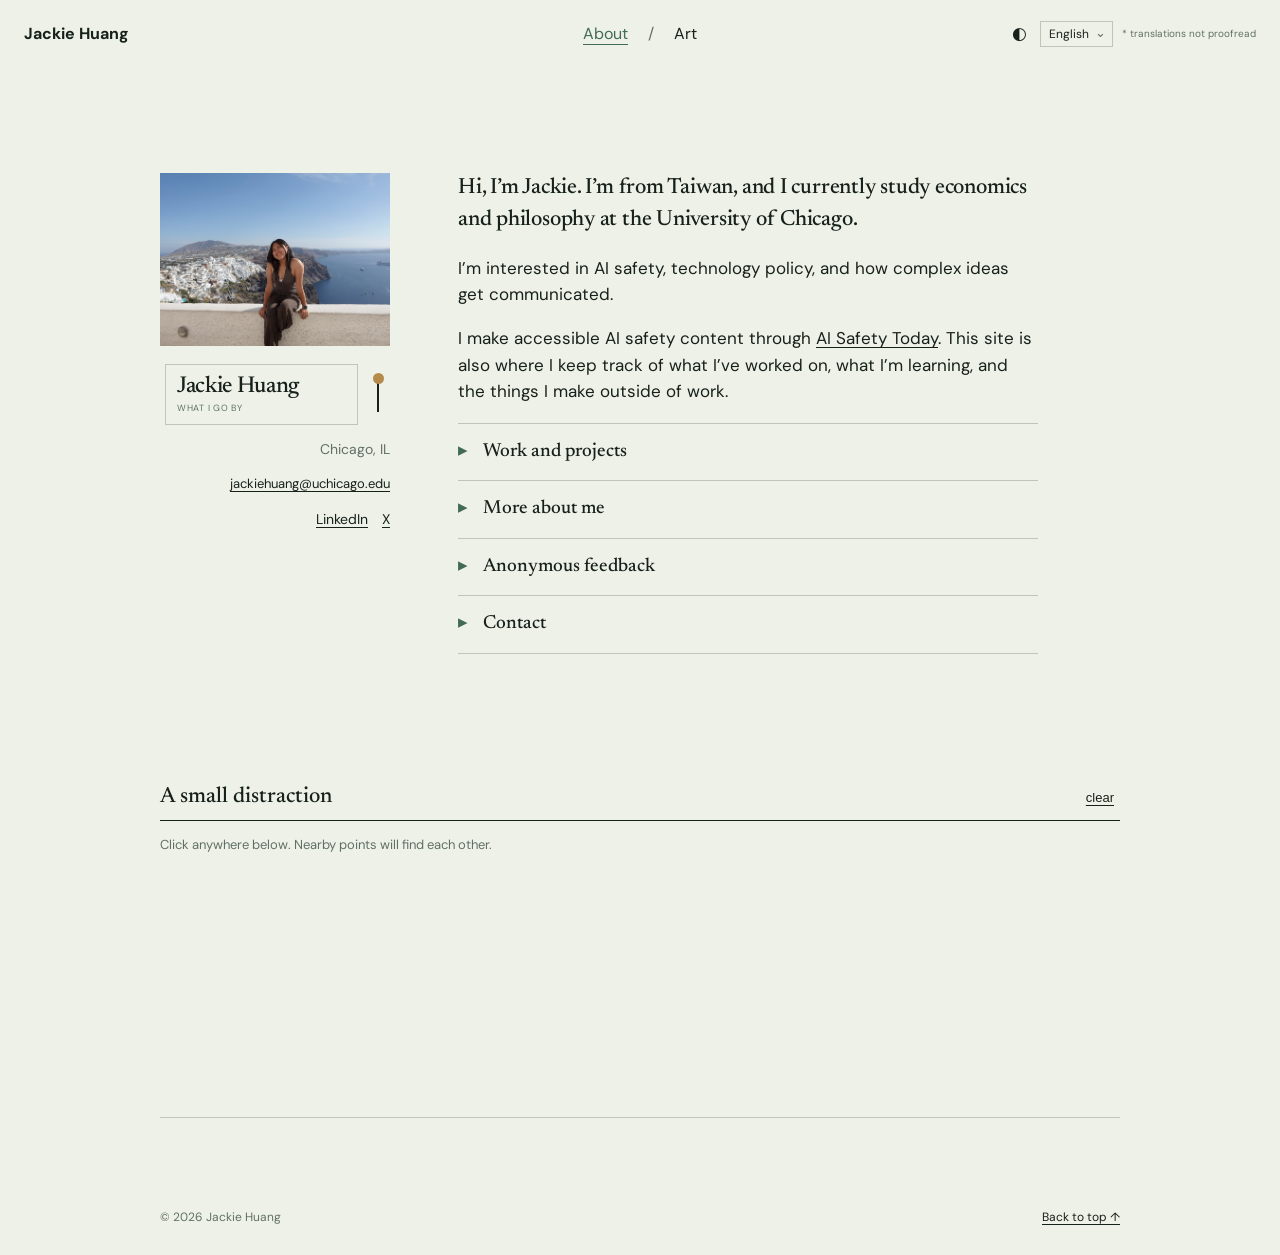
<file: index.html>
<!doctype html>
<html lang="en">
<head>
  <meta charset="utf-8">
  <meta name="viewport" content="width=device-width, initial-scale=1">
  <meta name="description" content="Jackie Huang — economics, philosophy, AI safety, policy, and art.">
  <meta name="theme-color" content="#EEF1E8">
  <title>Jackie Huang</title>
  <link rel="icon" href="assets/favicon.svg" type="image/svg+xml">
  <link rel="stylesheet" href="styles.css?v=20261103-1">
</head>
<body>
  <header class="topbar">
    <a class="name" href="#top">Jackie Huang</a>
    <nav aria-label="Main navigation">
      <a href="index.html" aria-current="page" data-i18n="navWork">About</a><span>/</span>
      <a href="art.html" data-i18n="navArt">Art</a>
    </nav>
    <div class="header-tools">
      <button id="theme-toggle" type="button" aria-label="Toggle dark mode">◐</button>
      <label class="language-picker">
        <span class="sr-only">Language</span>
        <span class="select-shell">
          <select id="language-select" aria-label="Language">
            <option value="en">English</option>
            <option value="zh-TW">繁體中文 *</option>
            <option value="fr">Français *</option>
            <option value="he">עברית *</option>
          </select>
        </span>
        <small data-i18n="translationNote">* translations not proofread</small>
      </label>
    </div>
  </header>

  <main id="top">
    <section class="intro">
      <aside class="profile">
        <img src="assets/jackie-santorini.jpeg" alt="Jackie Huang in Santorini">
        <div class="name-machine" aria-label="My three names">
          <div class="name-window" aria-live="polite">
            <strong id="slot-name">Jackie Huang</strong>
            <span id="slot-label">what I go by</span>
          </div>
          <button id="name-lever" type="button" aria-label="Pull the lever to show another name"><i></i><b></b></button>
        </div>
        <p data-i18n="location">Chicago, IL</p>
        <a href="mailto:jackiehuang@uchicago.edu">jackiehuang@uchicago.edu</a>
        <div class="small-links">
          <a href="https://www.linkedin.com/in/jacqueline-huang-3184392b7" target="_blank" rel="noreferrer">LinkedIn</a>
          <a href="https://x.com/jackie_huang" target="_blank" rel="noreferrer">X</a>
        </div>
      </aside>

      <div class="bio">
        <p data-i18n="intro">Hi, I’m Jackie. I’m from Taiwan, and I currently study economics and philosophy at the University of Chicago.</p>
        <p data-i18n="interests">I’m interested in AI safety, technology policy, and how complex ideas get communicated.</p>
        <p data-i18n-html="safetyIntro">I make accessible AI safety content through <a href="https://www.instagram.com/aisafety_today/" target="_blank" rel="noreferrer">AI Safety Today</a>. This site is also where I keep track of what I’ve worked on, what I’m learning, and the things I make outside of work.</p>

        <details id="work">
          <summary data-i18n="workTitle">Work and projects</summary>
          <div class="detail-body">
            <p><span class="work-title" data-i18n="xlabRole">Generalist Organizer, UChicago XLab AI Safety Group</span><br><span data-i18n="xlabDescription">Supporting AI safety programming and community at UChicago.</span></p>
            <p><span class="work-title" data-i18n="agiRole">Researcher, AGI Geopolitical Threat Modeling, UChicago XLab AI Safety Group</span><br><span data-i18n="agiDescription">Developing technically grounded scenarios for how advanced AI could reshape geopolitical conflict, with a focus on Taiwan and U.S.–China competition.</span></p>
            <p><a href="https://www.instagram.com/aisafety_today/" target="_blank" rel="noreferrer">AI Safety Today ↗</a><br><span data-i18n="aisDescription">Short, source-grounded explanations of AI safety and policy.</span></p>
            <p><a href="https://substack.com/@imnotmarceline" target="_blank" rel="noreferrer"><span data-i18n="writing">Writing</span> ↗</a><br><span data-i18n="writingDescription">Essays and notes on AI safety and life in general (inchoate as of yet).</span></p>
            <p class="placeholder" data-i18n="moreProjects">More research, roles, and projects will go here.</p>
          </div>
        </details>

        <details id="more">
          <summary data-i18n="moreTitle">More about me</summary>
          <div class="detail-body">
            <p data-i18n="moreText">I’m currently learning Hebrew. I previously studied French. I also like traveling, museums, baking, and making art.</p>
            <p data-i18n-html="reading">Currently reading: <cite>Never Let Me Go</cite> by Kazuo Ishiguro and <cite>Brave New World</cite> by Aldous Huxley.</p>
          </div>
        </details>

        <details id="feedback">
          <summary data-i18n="feedbackTitle">Anonymous feedback</summary>
          <form class="feedback-form" action="https://formsubmit.co/jackiehuang0104@gmail.com" method="POST">
            <input type="hidden" name="_subject" value="Anonymous feedback from jackiehuang0104.github.io">
            <input type="hidden" name="_next" value="https://jackiehuang0104.github.io/?feedback=sent#feedback">
            <input type="text" name="_honey" class="honeypot" tabindex="-1" autocomplete="off">
            <label for="feedback-message" data-i18n="feedbackPrompt">What should I know?</label>
            <textarea id="feedback-message" name="message" rows="4" required data-i18n-placeholder="feedbackPlaceholder" placeholder="Leave a thought, suggestion, or correction."></textarea>
            <div class="feedback-actions">
              <span data-i18n="feedbackPrivacy">No name or email requested.</span>
              <button type="submit" data-i18n="feedbackSend">Send anonymously ↗</button>
            </div>
          </form>
        </details>

        <details>
          <summary data-i18n="contact">Contact</summary>
          <div class="detail-body contact-list">
            <a href="https://calendly.com/jackiehuang0104/30min" target="_blank" rel="noreferrer" data-i18n="calendly">Book a 30-minute chat ↗</a>
            <a href="mailto:jackiehuang@uchicago.edu">jackiehuang@uchicago.edu</a>
            <a href="mailto:jackiehuang0104@gmail.com">jackiehuang0104@gmail.com</a>
            <a href="tel:+18723699548">+1 872 369 9548</a>
          </div>
        </details>
      </div>
    </section>

    <section class="play" aria-labelledby="play-title">
      <div class="section-line"><h2 id="play-title" data-i18n="distraction">A small distraction</h2><button id="clear-canvas" type="button" data-i18n="clear">clear</button></div>
      <p data-i18n="canvasHint">Click anywhere below. Nearby points will find each other.</p>
      <canvas id="constellation" aria-label="Interactive canvas. Click to add points that connect to nearby points."></canvas>
    </section>
  </main>

  <footer><span>© <span id="year"></span> Jackie Huang</span><a href="#top"><span data-i18n="backToTop">Back to top</span> ↑</a></footer>
  <script src="script.js?v=20261102-1"></script>
</body>
</html>
</file>
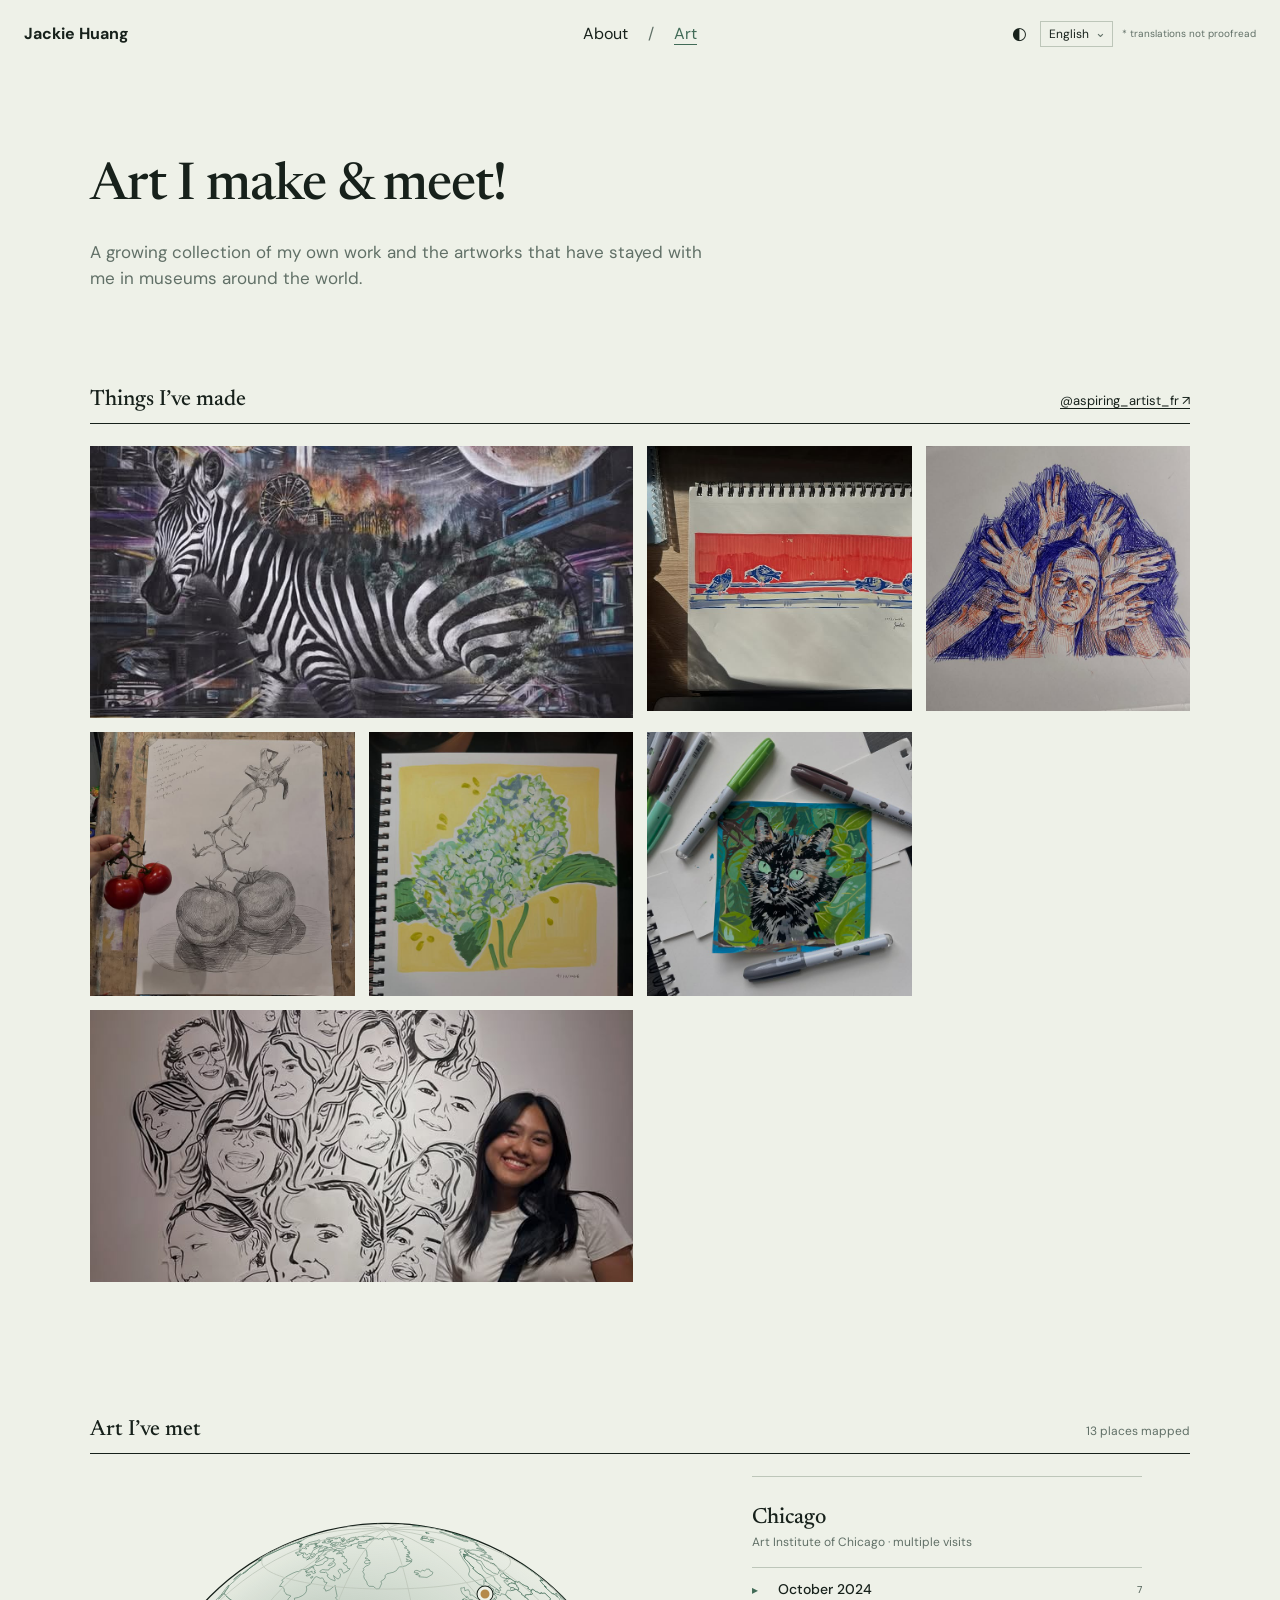
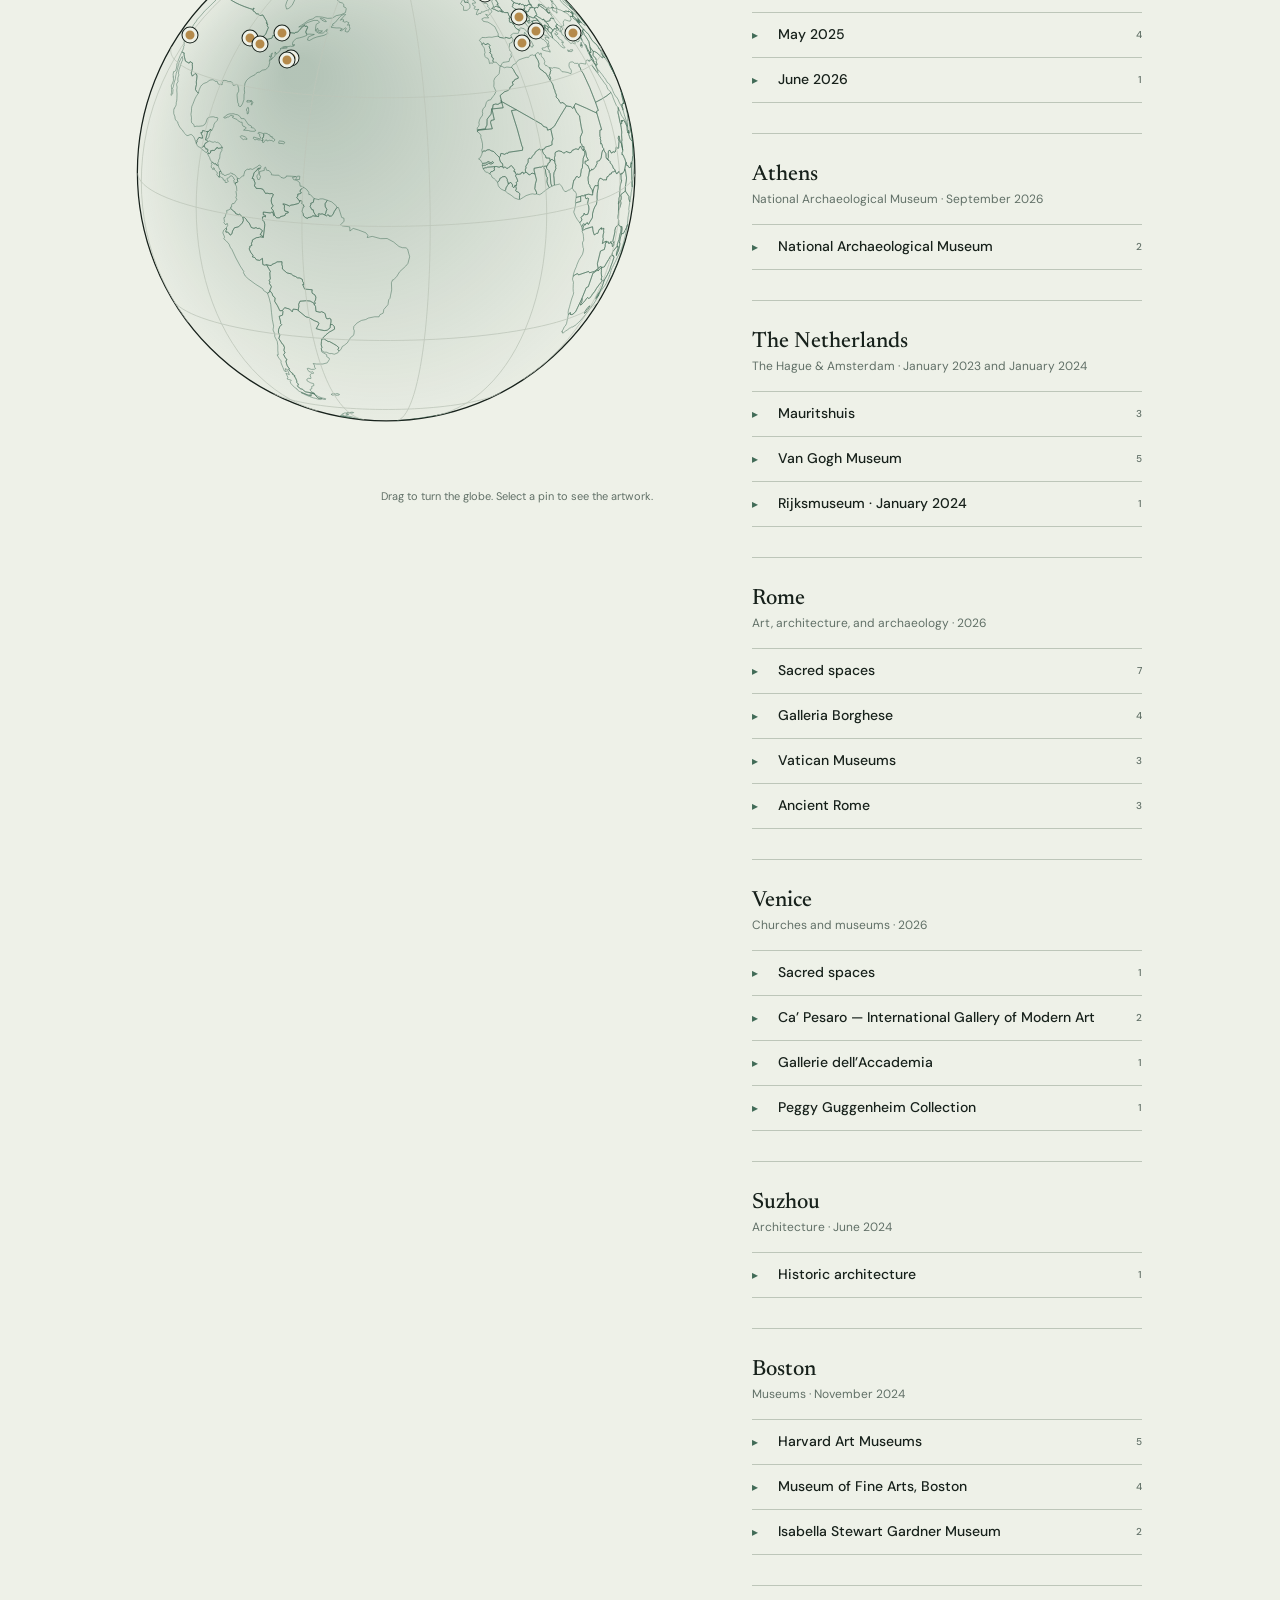
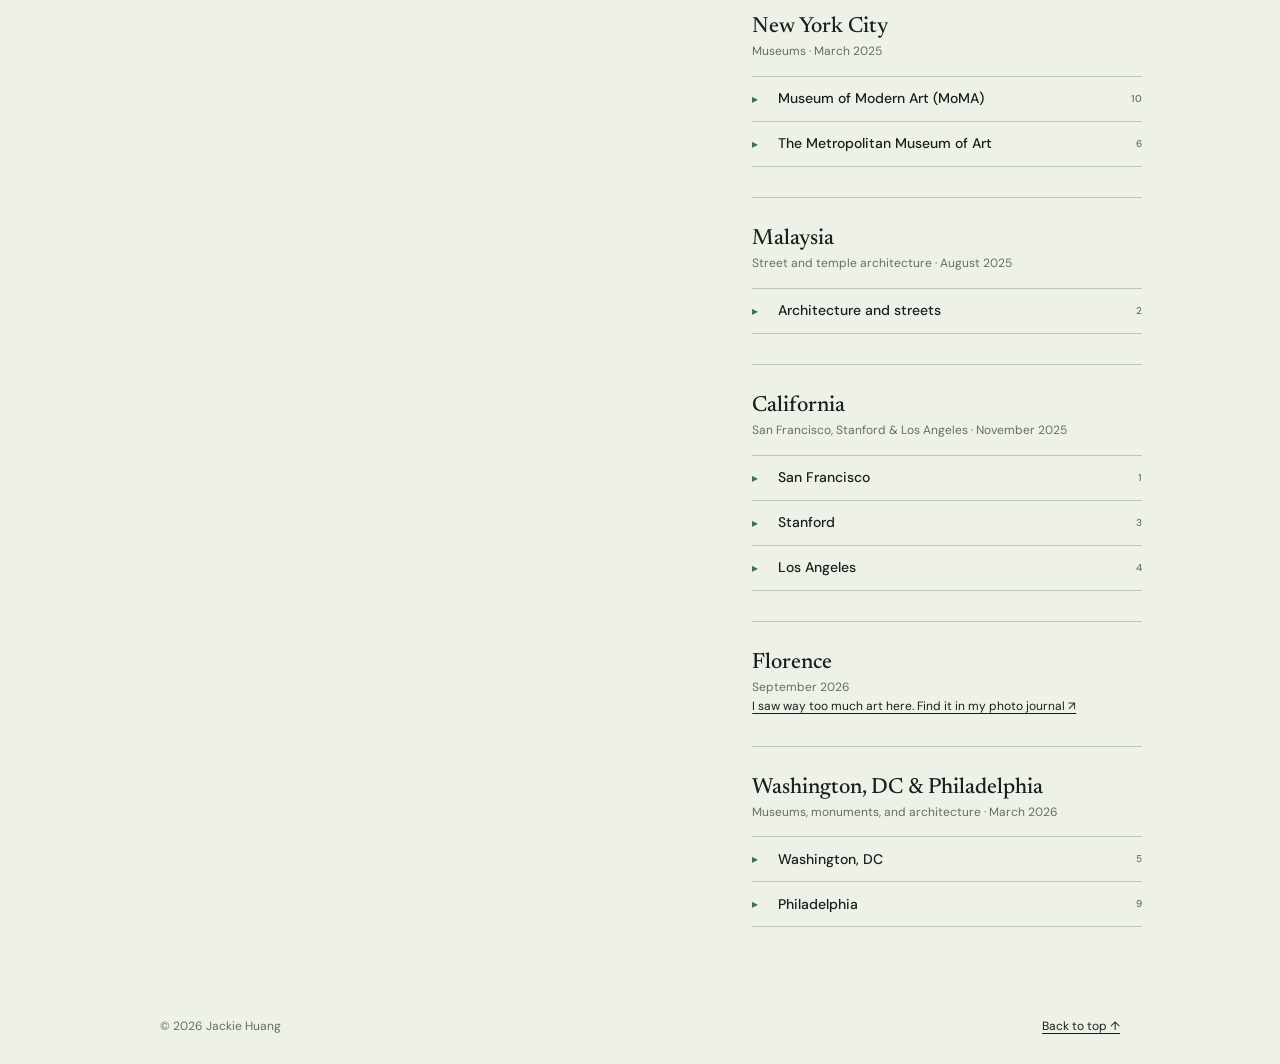
<file: art.html>
<!doctype html>
<html lang="en">
<head>
  <meta charset="utf-8">
  <meta name="viewport" content="width=device-width, initial-scale=1">
  <meta name="description" content="Art made and encountered by Jackie Huang.">
  <meta name="theme-color" content="#EEF1E8">
  <title>Art — Jackie Huang</title>
  <link rel="icon" href="assets/favicon.svg" type="image/svg+xml">
  <link rel="stylesheet" href="styles.css?v=20261103-1">
</head>
<body class="art-page">
  <header class="topbar">
    <a class="name" href="index.html">Jackie Huang</a>
    <nav aria-label="Main navigation" data-i18n-aria="mainNavigation">
      <a href="index.html" data-i18n="navWork">About</a><span>/</span>
      <a href="art.html" aria-current="page" data-i18n="navArt">Art</a>
    </nav>
    <div class="header-tools">
      <button id="theme-toggle" type="button" aria-label="Toggle dark mode" data-i18n-aria="themeToggle">◐</button>
      <label class="language-picker">
        <span class="sr-only" data-i18n="language">Language</span>
        <span class="select-shell">
          <select id="language-select" aria-label="Language" data-i18n-aria="language">
            <option value="en">English</option>
            <option value="zh-TW">繁體中文 *</option>
            <option value="fr">Français *</option>
            <option value="he">עברית *</option>
          </select>
        </span>
        <small data-i18n="translationNote">* translations not proofread</small>
      </label>
    </div>
  </header>

  <main id="top" class="art-main">
    <section class="art-intro">
      <h1 data-i18n="pageTitle">Art I make &amp; meet!</h1>
      <p data-i18n="pageIntro">A growing collection of my own work and the artworks that have stayed with me in museums around the world.</p>
    </section>

    <section class="art-section" aria-labelledby="my-art-title">
      <div class="section-line"><h2 id="my-art-title" data-i18n="myArt">Things I’ve made</h2><a href="https://www.instagram.com/aspiring_artist_fr/" target="_blank" rel="noreferrer">@aspiring_artist_fr ↗</a></div>
      <div class="art-grid">
        <figure class="wide"><img src="assets/art-zebra.jpg" alt="Mixed-media artwork of a zebra in a surreal landscape" data-i18n-alt="altZebra" loading="lazy"></figure>
        <figure><img src="assets/art-birds.jpg" alt="Red and blue marker drawing of birds" data-i18n-alt="altBirds" loading="lazy"></figure>
        <figure><img src="assets/art-hands.jpg" alt="Blue and orange ink portrait surrounded by hands" data-i18n-alt="altHands" loading="lazy"></figure>
        <figure><img src="assets/art-tomatoes.jpg" alt="Pencil still life study of tomatoes" data-i18n-alt="altTomatoes" loading="lazy"></figure>
        <figure><img src="assets/art-hydrangea.jpg" alt="Green hydrangea illustration on yellow" data-i18n-alt="altHydrangea" loading="lazy"></figure>
        <figure><img src="assets/art-cat.jpg" alt="Marker portrait of a tortoiseshell cat" data-i18n-alt="altCat" loading="lazy"></figure>
        <figure><img src="assets/art-wall.jpg" alt="Jackie standing beside a large wall drawing of faces" data-i18n-alt="altWall" loading="lazy"></figure>
      </div>
    </section>

    <section class="museum-section" aria-labelledby="museum-title">
      <div class="section-line"><h2 id="museum-title" data-i18n="museumTitle">Art I’ve met</h2><span data-i18n="museumCounter">13 places mapped</span></div>
      <div class="globe-layout">
        <div class="globe-wrap">
          <canvas id="museum-globe" width="640" height="640" aria-label="An interactive rotating globe for artworks seen around the world" data-i18n-aria="globeLabel"></canvas>
          <button class="globe-pin" id="chicago-pin" type="button" aria-label="View the artwork seen in Chicago" data-i18n-aria="chicagoPin"></button>
          <button class="globe-pin" id="athens-pin" type="button" aria-label="View the museum visit in Athens" data-i18n-aria="athensPin"></button>
          <button class="globe-pin" id="rome-pin" type="button" aria-label="View art and architecture seen in Rome" data-i18n-aria="romePin"></button>
          <button class="globe-pin" id="venice-pin" type="button" aria-label="View art and architecture seen in Venice" data-i18n-aria="venicePin"></button>
          <button class="globe-pin" id="netherlands-pin" type="button" aria-label="View artworks seen in the Netherlands" data-i18n-aria="netherlandsPin"></button>
          <button class="globe-pin" id="suzhou-pin" type="button" aria-label="View architecture seen in Suzhou" data-i18n-aria="suzhouPin"></button>
          <button class="globe-pin" id="boston-pin" type="button" aria-label="View artworks seen in Boston" data-i18n-aria="bostonPin"></button>
          <button class="globe-pin" id="new-york-pin" type="button" aria-label="View artworks seen at MoMA in New York" data-i18n-aria="newYorkPin"></button>
          <button class="globe-pin" id="malaysia-pin" type="button" aria-label="View architecture seen in Malaysia" data-i18n-aria="malaysiaPin"></button>
          <button class="globe-pin" id="california-pin" type="button" aria-label="View art and architecture seen in California" data-i18n-aria="californiaPin"></button>
          <button class="globe-pin" id="dc-pin" type="button" aria-label="View art and landmarks seen in Washington, DC" data-i18n-aria="dcPin"></button>
          <button class="globe-pin" id="philadelphia-pin" type="button" aria-label="View artworks seen in Philadelphia" data-i18n-aria="philadelphiaPin"></button>
          <button class="globe-pin" id="florence-pin" type="button" aria-label="View the Florence photo journal" data-i18n-aria="florencePin"></button>
          <p class="globe-instruction" data-i18n="globeInstruction">Drag to turn the globe.</p>
        </div>
        <div class="museum-copy" aria-live="polite">
          <article class="museum-card travel-card" id="chicago-art-entry">
            <div><h3 data-i18n="chicagoTitle">Chicago</h3><p data-i18n="chicagoVisit">Art Institute of Chicago · multiple visits</p></div>
            <details class="travel-category">
              <summary><span data-i18n="october2024">October 2024</span><small>7</small></summary>
              <div class="travel-grid">
                <img src="assets/chicago-aic-relief-october-2024.jpeg" alt="Artwork at the Art Institute of Chicago" data-i18n-alt="altAic" loading="lazy">
                <img src="assets/chicago-aic-great-wave-october-2024.jpeg" alt="Artwork at the Art Institute of Chicago" data-i18n-alt="altAic" loading="lazy">
                <img src="assets/chicago-aic-nighthawks-october-2024.jpeg" alt="Artwork at the Art Institute of Chicago" data-i18n-alt="altAic" loading="lazy">
                <img src="assets/chicago-aic-american-gothic-october-2024.jpeg" alt="Artwork at the Art Institute of Chicago" data-i18n-alt="altAic" loading="lazy">
                <img src="assets/chicago-aic-child-bath-october-2024.jpeg" alt="Artwork at the Art Institute of Chicago" data-i18n-alt="altAic" loading="lazy">
                <img src="assets/chicago-aic-la-grande-jatte-october-2024.jpeg" alt="Artwork at the Art Institute of Chicago" data-i18n-alt="altAic" loading="lazy">
                <img src="assets/chicago-aic-piano-october-2024.jpeg" alt="Artwork at the Art Institute of Chicago" data-i18n-alt="altAic" loading="lazy">
              </div>
            </details>
            <details class="travel-category">
              <summary><span data-i18n="may2025">May 2025</span><small>4</small></summary>
              <div class="travel-grid">
                <img src="assets/chicago-aic-frida-may-2025.jpeg" alt="Artwork at the Art Institute of Chicago" data-i18n-alt="altAic" loading="lazy">
                <img src="assets/chicago-aic-warhol-may-2025.jpeg" alt="Artwork at the Art Institute of Chicago" data-i18n-alt="altAic" loading="lazy">
                <img src="assets/chicago-aic-dogs-may-2025.jpeg" alt="Artwork at the Art Institute of Chicago" data-i18n-alt="altAic" loading="lazy">
                <img src="assets/chicago-aic-frida-painting-may-2025.jpeg" alt="Artwork at the Art Institute of Chicago" data-i18n-alt="altAic" loading="lazy">
              </div>
            </details>
            <details class="travel-category">
              <summary><span data-i18n="june2026">June 2026</span><small>1</small></summary>
              <div class="travel-grid single"><img src="assets/aic-the-kiss-june-2026.jpeg" alt="The Kiss displayed at the Art Institute of Chicago" data-i18n-alt="altTheKiss" loading="lazy"></div>
            </details>
          </article>
          <article class="museum-card travel-card" id="athens-art-entry">
            <div><h3 data-i18n="athensTitle">Athens</h3><p data-i18n="athensVisit">National Archaeological Museum · September 2026</p></div>
            <details class="travel-category">
              <summary><span data-i18n="athensGallery">National Archaeological Museum</span><small>2</small></summary>
              <div class="travel-grid">
                <img src="assets/athens-national-archaeological-museum-september-2026.jpeg" alt="A sculpture gallery at the National Archaeological Museum in Athens" data-i18n-alt="altAthensGallery" loading="lazy">
                <img src="assets/athens-national-archaeological-museum-mural-september-2026.jpeg" alt="A large decorative artwork at the National Archaeological Museum in Athens" data-i18n-alt="altAthensArtwork" loading="lazy">
              </div>
            </details>
          </article>
          <article class="museum-card travel-card" id="netherlands-art-entry">
            <div>
              <h3 data-i18n="netherlandsTitle">The Netherlands</h3>
              <p data-i18n="netherlandsVisit">The Hague &amp; Amsterdam · January 2023 and January 2024</p>
            </div>
            <details class="travel-category">
              <summary><span>Mauritshuis</span><small>3</small></summary>
              <div class="travel-grid">
                <img src="assets/netherlands-mauritshuis-girl-pearl-earring-2023.jpeg" alt="Girl with a Pearl Earring at the Mauritshuis" data-i18n-alt="altMauritshuis" loading="lazy">
                <img src="assets/netherlands-mauritshuis-gallery-2023.jpeg" alt="Gallery interior at the Mauritshuis" data-i18n-alt="altMauritshuis" loading="lazy">
                <img src="assets/netherlands-mauritshuis-goldfinch-2023.jpeg" alt="The Goldfinch at the Mauritshuis" data-i18n-alt="altMauritshuis" loading="lazy">
              </div>
            </details>
            <details class="travel-category">
              <summary><span data-i18n="vanGoghMuseum">Van Gogh Museum</span><small>5</small></summary>
              <div class="travel-grid">
                <img src="assets/netherlands-van-gogh-self-portrait-2023.jpeg" alt="Self-Portrait with Grey Felt Hat at the Van Gogh Museum" data-i18n-alt="altVanGoghMuseum" loading="lazy">
                <img src="assets/netherlands-van-gogh-bedroom-2023.jpeg" alt="The Bedroom at the Van Gogh Museum" data-i18n-alt="altVanGoghMuseum" loading="lazy">
                <img src="assets/netherlands-van-gogh-sunflowers-2023.jpeg" alt="Sunflowers at the Van Gogh Museum" data-i18n-alt="altVanGoghMuseum" loading="lazy">
                <img src="assets/netherlands-van-gogh-yellow-house-2023.jpeg" alt="The Yellow House at the Van Gogh Museum" data-i18n-alt="altVanGoghMuseum" loading="lazy">
                <img src="assets/netherlands-van-gogh-almond-blossom-2023.jpeg" alt="Almond Blossom at the Van Gogh Museum" data-i18n-alt="altVanGoghMuseum" loading="lazy">
              </div>
            </details>
            <details class="travel-category">
              <summary><span data-i18n="rijksmuseumVisit">Rijksmuseum · January 2024</span><small>1</small></summary>
              <div class="travel-grid single">
                <img src="assets/netherlands-rijksmuseum-milkmaid-january-2024.jpeg" alt="The Milkmaid by Johannes Vermeer at the Rijksmuseum" data-i18n-alt="altRijksmuseum" loading="lazy">
              </div>
            </details>
          </article>
          <article class="museum-card travel-card" id="rome-art-entry">
            <div>
              <h3 data-i18n="romeTitle">Rome</h3>
              <p data-i18n="romeVisit">Art, architecture, and archaeology · 2026</p>
            </div>
            <details class="travel-category">
              <summary><span data-i18n="romeSacred">Sacred spaces</span><small>7</small></summary>
              <div class="travel-grid">
                <img src="assets/rome-sacred-dome-2026.jpeg" alt="Sacred art and architecture in Rome" data-i18n-alt="altRomeSacred" loading="lazy">
                <img src="assets/rome-st-peters-view-2026.jpeg" alt="Sacred art and architecture in Rome" data-i18n-alt="altRomeSacred" loading="lazy">
                <img src="assets/rome-pieta-2026.jpeg" alt="Sacred art and architecture in Rome" data-i18n-alt="altRomeSacred" loading="lazy">
                <img src="assets/rome-ecstasy-saint-teresa-2026.jpeg" alt="Sacred art and architecture in Rome" data-i18n-alt="altRomeSacred" loading="lazy">
                <img src="assets/rome-pantheon-2026.jpeg" alt="Sacred art and architecture in Rome" data-i18n-alt="altRomeSacred" loading="lazy">
                <img src="assets/rome-baroque-ceiling-2026.jpeg" alt="Sacred art and architecture in Rome" data-i18n-alt="altRomeSacred" loading="lazy">
                <img src="assets/rome-caravaggio-church-2026.jpeg" alt="Sacred art and architecture in Rome" data-i18n-alt="altRomeSacred" loading="lazy">
              </div>
            </details>
            <details class="travel-category">
              <summary><span data-i18n="romeBorghese">Galleria Borghese</span><small>4</small></summary>
              <div class="travel-grid">
                <img src="assets/rome-apollo-daphne-2026.jpeg" alt="Sculpture at the Galleria Borghese" data-i18n-alt="altRomeBorghese" loading="lazy">
                <img src="assets/rome-bernini-david-2026.jpeg" alt="Sculpture at the Galleria Borghese" data-i18n-alt="altRomeBorghese" loading="lazy">
                <img src="assets/rome-gallery-installation-2026.jpeg" alt="Gallery at the Galleria Borghese" data-i18n-alt="altRomeBorghese" loading="lazy">
                <img src="assets/rome-rape-proserpina-2026.jpeg" alt="Sculpture at the Galleria Borghese" data-i18n-alt="altRomeBorghese" loading="lazy">
              </div>
            </details>
            <details class="travel-category">
              <summary><span data-i18n="romeMuseums">Vatican Museums</span><small>3</small></summary>
              <div class="travel-grid">
                <img src="assets/rome-museum-display-2026.jpeg" alt="Art and displays in the Vatican Museums" data-i18n-alt="altRomeMuseums" loading="lazy">
                <img src="assets/rome-sartorio-painting-2026.jpeg" alt="Art and displays in the Vatican Museums" data-i18n-alt="altRomeMuseums" loading="lazy">
                <img src="assets/rome-drawing-2026.jpeg" alt="Art and displays in the Vatican Museums" data-i18n-alt="altRomeMuseums" loading="lazy">
              </div>
            </details>
            <details class="travel-category">
              <summary><span data-i18n="romeAncient">Ancient Rome</span><small>3</small></summary>
              <div class="travel-grid">
                <img src="assets/rome-capitoline-wolf-2026.jpeg" alt="Ancient Roman sites and objects" data-i18n-alt="altRomeAncient" loading="lazy">
                <img src="assets/rome-ancient-sarcophagus-2026.jpeg" alt="Ancient Roman sites and objects" data-i18n-alt="altRomeAncient" loading="lazy">
                <img src="assets/rome-colosseum-2026.jpeg" alt="Ancient Roman sites and objects" data-i18n-alt="altRomeAncient" loading="lazy">
              </div>
            </details>
          </article>
          <article class="museum-card travel-card" id="venice-art-entry">
            <div>
              <h3 data-i18n="veniceTitle">Venice</h3>
              <p data-i18n="veniceVisit">Churches and museums · 2026</p>
            </div>
            <details class="travel-category">
              <summary><span data-i18n="veniceSacred">Sacred spaces</span><small>1</small></summary>
              <div class="travel-grid single"><img src="assets/venice-sacred-space-2026.jpeg" alt="A sacred interior in Venice" data-i18n-alt="altVeniceSacred" loading="lazy"></div>
            </details>
            <details class="travel-category">
              <summary><span data-i18n="caPesaro">Ca’ Pesaro — International Gallery of Modern Art</span><small>2</small></summary>
              <div class="travel-grid">
                <img src="assets/venice-ca-pesaro-runners-2026.jpeg" alt="Art at Ca’ Pesaro’s International Gallery of Modern Art" data-i18n-alt="altCaPesaro" loading="lazy">
                <img src="assets/venice-ca-pesaro-gallery-2026.jpeg" alt="Art at Ca’ Pesaro’s International Gallery of Modern Art" data-i18n-alt="altCaPesaro" loading="lazy">
              </div>
            </details>
            <details class="travel-category">
              <summary><span>Gallerie dell’Accademia</span><small>1</small></summary>
              <div class="travel-grid single"><img src="assets/venice-accademia-gallery-2026.jpeg" alt="A gallery at the Gallerie dell’Accademia in Venice" data-i18n-alt="altAccademia" loading="lazy"></div>
            </details>
            <details class="travel-category">
              <summary><span>Peggy Guggenheim Collection</span><small>1</small></summary>
              <div class="travel-grid single"><img src="assets/venice-guggenheim-gallery-2026.jpeg" alt="A gallery at the Peggy Guggenheim Collection in Venice" data-i18n-alt="altGuggenheim" loading="lazy"></div>
            </details>
          </article>
          <article class="museum-card travel-card" id="suzhou-art-entry">
            <div><h3 data-i18n="suzhouTitle">Suzhou</h3><p data-i18n="suzhouVisit">Architecture · June 2024</p></div>
            <details class="travel-category">
              <summary><span data-i18n="suzhouArchitecture">Historic architecture</span><small>1</small></summary>
              <div class="travel-grid single"><img src="assets/suzhou-pagoda-june-2024.jpeg" alt="Historic pagoda in Suzhou" data-i18n-alt="altSuzhou" loading="lazy"></div>
            </details>
          </article>
          <article class="museum-card travel-card" id="boston-art-entry">
            <div><h3 data-i18n="bostonTitle">Boston</h3><p data-i18n="bostonVisit">Museums · November 2024</p></div>
            <details class="travel-category">
              <summary><span>Harvard Art Museums</span><small>5</small></summary>
              <div class="travel-grid">
                <img src="assets/boston-harvard-drawing-november-2024.jpeg" alt="Artwork at Harvard Art Museums" data-i18n-alt="altHarvard" loading="lazy">
                <img src="assets/boston-harvard-dali-november-2024.jpeg" alt="Artwork at Harvard Art Museums" data-i18n-alt="altHarvard" loading="lazy">
                <img src="assets/boston-harvard-monet-november-2024.jpeg" alt="Artwork at Harvard Art Museums" data-i18n-alt="altHarvard" loading="lazy">
                <img src="assets/boston-harvard-klimt-november-2024.jpeg" alt="Artwork at Harvard Art Museums" data-i18n-alt="altHarvard" loading="lazy">
                <img src="assets/boston-harvard-marc-november-2024.jpeg" alt="Artwork at Harvard Art Museums" data-i18n-alt="altHarvard" loading="lazy">
              </div>
            </details>
            <details class="travel-category">
              <summary><span data-i18n="mfaBoston">Museum of Fine Arts, Boston</span><small>4</small></summary>
              <div class="travel-grid">
                <img src="assets/boston-mfa-course-empire-november-2024.jpeg" alt="Artwork at the Museum of Fine Arts, Boston" data-i18n-alt="altMfaBoston" loading="lazy">
                <img src="assets/boston-mfa-dance-bougival-november-2024.jpeg" alt="Artwork at the Museum of Fine Arts, Boston" data-i18n-alt="altMfaBoston" loading="lazy">
                <img src="assets/boston-mfa-turner-november-2024.jpeg" alt="Artwork at the Museum of Fine Arts, Boston" data-i18n-alt="altMfaBoston" loading="lazy">
                <img src="assets/boston-mfa-egyptian-november-2024.jpeg" alt="Artwork at the Museum of Fine Arts, Boston" data-i18n-alt="altMfaBoston" loading="lazy">
              </div>
            </details>
            <details class="travel-category">
              <summary><span>Isabella Stewart Gardner Museum</span><small>2</small></summary>
              <div class="travel-grid">
                <img src="assets/boston-gardner-courtyard-november-2024.jpeg" alt="Courtyard at the Isabella Stewart Gardner Museum" data-i18n-alt="altGardner" loading="lazy">
                <img src="assets/boston-gardner-gallery-november-2024.jpeg" alt="Gallery at the Isabella Stewart Gardner Museum" data-i18n-alt="altGardner" loading="lazy">
              </div>
            </details>
          </article>
          <article class="museum-card travel-card" id="new-york-art-entry">
            <div><h3 data-i18n="newYorkTitle">New York City</h3><p data-i18n="newYorkVisit">Museums · March 2025</p></div>
            <details class="travel-category">
              <summary><span data-i18n="moma">Museum of Modern Art (MoMA)</span><small>10</small></summary>
              <div class="travel-grid">
                <img src="assets/nyc-moma-fur-teacup-march-2025.jpeg" alt="Artwork at the Museum of Modern Art in New York" data-i18n-alt="altMoma" loading="lazy">
                <img src="assets/nyc-moma-matisse-march-2025.jpeg" alt="Artwork at the Museum of Modern Art in New York" data-i18n-alt="altMoma" loading="lazy">
                <img src="assets/nyc-moma-klimt-park-march-2025.jpeg" alt="Artwork at the Museum of Modern Art in New York" data-i18n-alt="altMoma" loading="lazy">
                <img src="assets/nyc-moma-klimt-hope-march-2025.jpeg" alt="Artwork at the Museum of Modern Art in New York" data-i18n-alt="altMoma" loading="lazy">
                <img src="assets/nyc-moma-picasso-demoiselles-march-2025.jpeg" alt="Artwork at the Museum of Modern Art in New York" data-i18n-alt="altMoma" loading="lazy">
                <img src="assets/nyc-moma-picasso-musicians-march-2025.jpeg" alt="Artwork at the Museum of Modern Art in New York" data-i18n-alt="altMoma" loading="lazy">
                <img src="assets/nyc-moma-monet-water-lilies-march-2025.jpeg" alt="Artwork at the Museum of Modern Art in New York" data-i18n-alt="altMoma" loading="lazy">
                <img src="assets/nyc-moma-starry-night-march-2025.jpeg" alt="Artwork at the Museum of Modern Art in New York" data-i18n-alt="altMoma" loading="lazy">
                <img src="assets/nyc-moma-matisse-red-studio-march-2025.jpeg" alt="Artwork at the Museum of Modern Art in New York" data-i18n-alt="altMoma" loading="lazy">
                <img src="assets/nyc-moma-cubism-march-2025.jpeg" alt="Artwork at the Museum of Modern Art in New York" data-i18n-alt="altMoma" loading="lazy">
              </div>
            </details>
            <details class="travel-category">
              <summary><span data-i18n="metMuseum">The Metropolitan Museum of Art</span><small>6</small></summary>
              <div class="travel-grid">
                <img src="assets/nyc-met-wanderer-march-2025.jpeg" alt="Artwork at the Metropolitan Museum of Art" data-i18n-alt="altMet" loading="lazy">
                <img src="assets/nyc-met-sculpture-march-2025.jpeg" alt="Sculpture at the Metropolitan Museum of Art" data-i18n-alt="altMet" loading="lazy">
                <img src="assets/nyc-met-swimmer-march-2025.jpeg" alt="Artwork at the Metropolitan Museum of Art" data-i18n-alt="altMet" loading="lazy">
                <img src="assets/nyc-met-monet-march-2025.jpeg" alt="Paintings at the Metropolitan Museum of Art" data-i18n-alt="altMet" loading="lazy">
                <img src="assets/nyc-met-landscape-march-2025.jpeg" alt="Artwork at the Metropolitan Museum of Art" data-i18n-alt="altMet" loading="lazy">
                <img src="assets/nyc-met-sculptor-studio-march-2025.jpeg" alt="Artwork at the Metropolitan Museum of Art" data-i18n-alt="altMet" loading="lazy">
              </div>
            </details>
          </article>
          <article class="museum-card travel-card" id="malaysia-art-entry">
            <div><h3 data-i18n="malaysiaTitle">Malaysia</h3><p data-i18n="malaysiaVisit">Street and temple architecture · August 2025</p></div>
            <details class="travel-category">
              <summary><span data-i18n="malaysiaArchitecture">Architecture and streets</span><small>2</small></summary>
              <div class="travel-grid">
                <img src="assets/malaysia-umbrella-street-august-2025.jpeg" alt="Colorful umbrella-covered street in Malaysia" data-i18n-alt="altMalaysia" loading="lazy">
                <img src="assets/malaysia-temple-august-2025.jpeg" alt="Chinese temple architecture in Malaysia" data-i18n-alt="altMalaysia" loading="lazy">
              </div>
            </details>
          </article>
          <article class="museum-card travel-card" id="california-art-entry">
            <div><h3 data-i18n="californiaTitle">California</h3><p data-i18n="californiaVisit">San Francisco, Stanford &amp; Los Angeles · November 2025</p></div>
            <details class="travel-category">
              <summary><span data-i18n="sanFrancisco">San Francisco</span><small>1</small></summary>
              <div class="travel-grid">
                <img src="assets/california-sf-palace-fine-arts-november-2025.jpeg" alt="Palace of Fine Arts in San Francisco" data-i18n-alt="altSanFrancisco" loading="lazy">
              </div>
            </details>
            <details class="travel-category">
              <summary><span>Stanford</span><small>3</small></summary>
              <div class="travel-grid">
                <img src="assets/california-stanford-rodin-november-2025.jpeg" alt="Rodin sculpture at Stanford" data-i18n-alt="altStanford" loading="lazy">
                <img src="assets/california-stanford-burghers-november-2025.jpeg" alt="Rodin sculptures at Stanford" data-i18n-alt="altStanford" loading="lazy">
                <img src="assets/california-stanford-church-november-2025.jpeg" alt="Stanford Memorial Church interior" data-i18n-alt="altStanford" loading="lazy">
              </div>
            </details>
            <details class="travel-category">
              <summary><span data-i18n="losAngeles">Los Angeles</span><small>4</small></summary>
              <div class="travel-grid">
                <img src="assets/california-la-getty-el-greco-november-2025.jpeg" alt="El Greco painting at the Getty Museum in Los Angeles" data-i18n-alt="altLosAngeles" loading="lazy">
                <img src="assets/california-la-film-rose-november-2025.jpeg" alt="Film artifact displayed in Los Angeles" data-i18n-alt="altLosAngeles" loading="lazy">
                <img src="assets/california-la-getty-spring-november-2025.jpeg" alt="Painting displayed in Los Angeles" data-i18n-alt="altLosAngeles" loading="lazy">
                <img src="assets/california-la-getty-irises-november-2025.jpeg" alt="Painting displayed in Los Angeles" data-i18n-alt="altLosAngeles" loading="lazy">
              </div>
            </details>
          </article>
          <article class="museum-card travel-card" id="florence-art-entry">
            <div>
              <h3 data-i18n="florenceTitle">Florence</h3>
              <p data-i18n="florenceDate">September 2026</p>
              <p><a href="https://imnotmarceline.substack.com/p/firenze-photo-journal" target="_blank" rel="noreferrer" data-i18n="florenceLink">I saw way too much art here. Find it in my photo journal ↗</a></p>
            </div>
          </article>
          <article class="museum-card travel-card" id="dc-philly-art-entry">
            <div><h3 data-i18n="dcPhillyTitle">Washington, DC &amp; Philadelphia</h3><p data-i18n="dcPhillyVisit">Museums, monuments, and architecture · March 2026</p></div>
            <details class="travel-category">
              <summary><span data-i18n="washingtonDc">Washington, DC</span><small>5</small></summary>
              <div class="travel-grid">
                <img src="assets/dc-national-mall-march-2026.jpeg" alt="National Mall in Washington, DC" data-i18n-alt="altDc" loading="lazy">
                <img src="assets/dc-national-archives-march-2026.jpeg" alt="United States Constitution at the National Archives" data-i18n-alt="altDc" loading="lazy">
                <img src="assets/dc-modern-water-glasses-march-2026.jpeg" alt="Artwork displayed in Washington, DC" data-i18n-alt="altDc" loading="lazy">
                <img src="assets/dc-modern-abstract-march-2026.jpeg" alt="Artwork displayed in Washington, DC" data-i18n-alt="altDc" loading="lazy">
                <img src="assets/dc-monet-march-2026.jpeg" alt="Painting displayed in Washington, DC" data-i18n-alt="altDc" loading="lazy">
              </div>
            </details>
            <details class="travel-category">
              <summary><span data-i18n="philadelphia">Philadelphia</span><small>9</small></summary>
              <div class="travel-grid">
                <img src="assets/philly-architecture-detail-march-2026.jpeg" alt="Architectural detail in Philadelphia" data-i18n-alt="altPhiladelphia" loading="lazy">
                <img src="assets/philly-battle-painting-march-2026.jpeg" alt="Artwork displayed in Philadelphia" data-i18n-alt="altPhiladelphia" loading="lazy">
                <img src="assets/philly-hamilton-portrait-march-2026.jpeg" alt="Portrait displayed in Philadelphia" data-i18n-alt="altPhiladelphia" loading="lazy">
                <img src="assets/philly-landscape-march-2026.jpeg" alt="Painting displayed in Philadelphia" data-i18n-alt="altPhiladelphia" loading="lazy">
                <img src="assets/philly-four-panels-march-2026.jpeg" alt="Artwork displayed in Philadelphia" data-i18n-alt="altPhiladelphia" loading="lazy">
                <img src="assets/philly-kandinsky-march-2026.jpeg" alt="Artwork displayed in Philadelphia" data-i18n-alt="altPhiladelphia" loading="lazy">
                <img src="assets/philly-modern-abstract-march-2026.jpeg" alt="Artwork displayed in Philadelphia" data-i18n-alt="altPhiladelphia" loading="lazy">
                <img src="assets/philly-installation-march-2026.jpeg" alt="Art installation in Philadelphia" data-i18n-alt="altPhiladelphia" loading="lazy">
                <img src="assets/philly-museum-interior-march-2026.jpeg" alt="Museum interior in Philadelphia" data-i18n-alt="altPhiladelphia" loading="lazy">
              </div>
            </details>
          </article>
        </div>
      </div>
    </section>
  </main>

  <footer><span>© <span id="year"></span> Jackie Huang</span><a href="#top"><span data-i18n="backToTop">Back to top</span> ↑</a></footer>
  <script src="assets/topojson-client.min.js"></script>
  <script src="art.js?v=20261103-1"></script>
</body>
</html>
</file>
<file: styles.css>
@import url('https://fonts.googleapis.com/css2?family=DM+Sans:wght@400;500;600&family=Newsreader:ital,opsz,wght@0,6..72,500;1,6..72,500&family=Noto+Sans+TC:wght@400;500;600&display=swap');
:root { --bg:#EEF1E8; --text:#17211B; --accent:#416B57; --secondary:#B58A4B; --muted:#617067; --line:#BDC6B9; --link:#17211B; --mouse-x:50vw; --mouse-y:35vh; color-scheme:light; }
:root.dark { --bg:#111713; --text:#EDF1E9; --accent:#79A98D; --secondary:#D2AA70; --muted:#A8B2A9; --line:#37443B; --link:#EDF1E9; color-scheme:dark; }
* { box-sizing:border-box; }
html { scroll-behavior:smooth; }
body { margin:0; background:var(--bg); color:var(--text); font:16px/1.55 "DM Sans", Arial, sans-serif; transition:background .3s,color .3s; }
:lang(zh-TW) body { font-family:"Noto Sans TC","PingFang TC","Microsoft JhengHei",sans-serif; letter-spacing:.015em; }
:lang(zh-TW) .name-window strong,
:lang(zh-TW) .bio>p:first-child,
:lang(zh-TW) summary,
:lang(zh-TW) .section-line h2 { font-family:"Noto Sans TC","PingFang TC","Microsoft JhengHei",sans-serif; font-weight:500; letter-spacing:.01em; }
body::before { content:""; position:fixed; inset:0; z-index:-1; pointer-events:none; opacity:0; transition:opacity .35s; background:radial-gradient(500px circle at var(--mouse-x) var(--mouse-y), rgba(121,169,141,.22), transparent 58%),radial-gradient(280px circle at calc(var(--mouse-x) + 110px) calc(var(--mouse-y) - 80px), rgba(210,170,112,.12), transparent 64%); }
.dark body::before { opacity:1; }
a { color:var(--link); text-underline-offset:3px; }
a:hover { color:var(--accent); }
button { color:inherit; }
.topbar { width:min(100% - 48px, 1240px); margin:0 auto; min-height:68px; display:grid; grid-template-columns:1fr auto 1fr; align-items:center; }
.topbar a { text-decoration:none; }.topbar .name { font-weight:700; }.topbar nav { display:flex; gap:20px; }.topbar nav span { color:var(--muted); }
.topbar nav a[aria-current="page"] { color:var(--accent); text-decoration:underline; text-underline-offset:5px; }
.language-picker { justify-self:end; display:flex; align-items:center; gap:9px; }
.header-tools { justify-self:end; display:flex; align-items:center; gap:10px; }
.header-tools #theme-toggle { font-size:17px; }
.select-shell { position:relative; display:inline-flex; }
.select-shell::after { content:"⌄"; position:absolute; right:7px; top:50%; transform:translateY(-58%); color:var(--muted); font-size:13px; line-height:1; pointer-events:none; }
.language-picker select { appearance:none; -webkit-appearance:none; field-sizing:content; min-width:0; color:var(--text); background:transparent; border:1px solid var(--line); border-radius:0; padding:5px 23px 5px 8px; font:12px/1.2 "DM Sans",Arial,sans-serif; cursor:pointer; }
.language-picker small { color:var(--muted); font-size:10px; font-weight:400; white-space:nowrap; }
.sr-only { position:absolute; width:1px; height:1px; padding:0; margin:-1px; overflow:hidden; clip:rect(0,0,0,0); white-space:nowrap; border:0; }
[dir="rtl"] .bio,[dir="rtl"] .detail-body,[dir="rtl"] .play { text-align:right; }
[dir="rtl"] .name-machine { direction:ltr; }
[dir="rtl"] .profile { text-align:right; }
[dir="rtl"] .profile-row,
[dir="rtl"] .small-links { direction:ltr; justify-content:flex-end; }
[dir="rtl"] .profile>a { direction:ltr; text-align:right; }
[dir="rtl"] bdi,
[dir="rtl"] .bio a,
[dir="rtl"] .detail-body a { direction:ltr; unicode-bidi:isolate; }
[dir="rtl"] bdi { display:inline-block; white-space:nowrap; }
main { width:min(100% - 48px, 960px); margin:105px auto 0; }
.intro { display:grid; grid-template-columns:230px minmax(0, 580px); gap:68px; align-items:start; }
.profile { text-align:right; font-size:14px; }
.profile img { display:block; width:100%; aspect-ratio:4/3; object-fit:cover; margin-bottom:18px; filter:saturate(.88); }
.name-machine { display:grid; grid-template-columns:1fr 24px; gap:8px; align-items:center; margin:0 0 14px auto; width:225px; text-align:left; }
.name-window { min-width:0; border:1px solid var(--line); padding:9px 11px 8px; overflow:hidden; background:color-mix(in srgb,var(--bg) 88%,transparent); }
.name-window strong,.name-window span { display:block; white-space:nowrap; }
.name-window strong { font:500 23px/1.1 "Newsreader", Georgia, serif; letter-spacing:-.015em; }
.name-window strong.long-name { font-size:20px; letter-spacing:-.035em; }
.name-window span { color:var(--muted); font-size:9px; text-transform:uppercase; letter-spacing:.08em; margin-top:3px; }
.name-window.spinning strong,.name-window.spinning span { animation:slot-roll .42s cubic-bezier(.2,.8,.2,1); }
#name-lever { position:relative; width:24px; height:48px; padding:0; border:0; background:none; cursor:pointer; }
#name-lever i { position:absolute; width:2px; height:31px; background:var(--text); left:11px; top:11px; transform-origin:bottom; transition:transform .18s; }
#name-lever b { position:absolute; width:11px; height:11px; border-radius:50%; background:var(--secondary); left:7px; top:3px; }
#name-lever:active i { transform:rotate(28deg); }
#name-lever:active b { transform:translate(8px,5px); }
@keyframes slot-roll { 0%{transform:translateY(0);opacity:1} 45%{transform:translateY(18px);opacity:0} 55%{transform:translateY(-18px);opacity:0} 100%{transform:translateY(0);opacity:1} }
.profile-row { display:flex; justify-content:flex-end; align-items:center; gap:10px; }
h1 { font:500 30px/1.1 "Newsreader", Georgia, serif; margin:0; letter-spacing:-.02em; }
.profile p { color:var(--muted); margin:6px 0 14px; }
.profile>a { display:block; font-size:13px; }
.small-links { display:flex; justify-content:flex-end; gap:14px; margin-top:14px; }
#theme-toggle { border:0; background:none; padding:3px; font-size:19px; line-height:1; cursor:pointer; }
.bio { font-size:17px; }.bio>p { margin:0 0 18px; }
.bio>p:first-child { font:500 22px/1.45 "Newsreader", Georgia, serif; letter-spacing:-.01em; }
details { border-top:1px solid var(--line); }
details:last-of-type { border-bottom:1px solid var(--line); }
summary { cursor:pointer; padding:15px 0; list-style:none; font:500 19px/1.4 "Newsreader", Georgia, serif; }
summary::-webkit-details-marker { display:none; }
summary::before { content:"▸"; display:inline-block; width:25px; color:var(--accent); transition:transform .15s; }
details[open] summary::before { transform:rotate(90deg); }
.detail-body { padding:0 0 18px 25px; font-size:15px; }.detail-body p:last-child { margin-bottom:0; }.detail-body span,.placeholder { color:var(--muted); }
.detail-body .work-title { color:var(--link); text-decoration:underline; text-underline-offset:3px; }
.contact-list { display:flex; flex-direction:column; gap:5px; }
.feedback-form { padding:0 0 20px 25px; }
.feedback-form>label { display:block; margin-bottom:7px; font-size:14px; }
.feedback-form textarea { display:block; width:100%; resize:vertical; min-height:96px; padding:10px 11px; color:var(--text); background:color-mix(in srgb,var(--bg) 80%,transparent); border:1px solid var(--line); border-radius:0; font:14px/1.5 "DM Sans",Arial,sans-serif; }
.feedback-form textarea:focus { outline:1px solid var(--accent); outline-offset:2px; }
.feedback-actions { display:flex; justify-content:space-between; align-items:center; gap:15px; margin-top:9px; }
.feedback-actions span { color:var(--muted); font-size:11px; }
.feedback-actions button { padding:0; border:0; background:none; font:13px/1.4 "DM Sans",Arial,sans-serif; text-decoration:underline; text-underline-offset:3px; cursor:pointer; }
.honeypot { position:absolute; left:-9999px; }
[dir="rtl"] .feedback-form { padding-right:25px; padding-left:0; }
.art-section,.play { margin-top:130px; }
.section-line { display:flex; justify-content:space-between; align-items:baseline; border-bottom:1px solid var(--text); padding-bottom:10px; margin-bottom:22px; }
.section-line h2 { margin:0; font:500 22px/1.2 "Newsreader", Georgia, serif; }.section-line a,.section-line button { font-size:13px; }
.art-grid { display:grid; grid-template-columns:repeat(3,1fr); gap:12px; align-items:start; }
.art-grid figure { margin:0; overflow:hidden; background:#ddd; }.art-grid .wide { grid-column:span 2; }
.art-grid img { width:100%; display:block; aspect-ratio:1/1; object-fit:cover; transition:filter .15s; }.art-grid img:hover { filter:grayscale(1); }
.art-grid .wide img { aspect-ratio:2/1; }.art-grid figure:last-child { grid-column:span 2; }.art-grid figure:last-child img { aspect-ratio:2/1; object-position:center 36%; }
.play p { color:var(--muted); font-size:13px; margin-top:-8px; }.section-line button { border:0; background:none; text-decoration:underline; text-underline-offset:3px; cursor:pointer; }
#constellation { display:block; width:100%; height:250px; border-bottom:1px solid var(--line); cursor:crosshair; }
.art-main { width:min(100% - 48px, 1100px); margin-top:92px; }
.art-intro { max-width:720px; margin-bottom:95px; }
.art-intro .eyebrow { margin:0 0 11px; color:var(--accent); font-size:12px; text-transform:uppercase; letter-spacing:.11em; }
.art-intro h1 { max-width:690px; font-size:52px; line-height:1.06; }
.art-intro>p:last-child { max-width:620px; margin:24px 0 0; color:var(--muted); font-size:17px; }
.art-page .art-section { margin-top:0; }
.art-page .art-grid { grid-template-columns:repeat(4,1fr); gap:14px; }
.art-page .art-grid .wide { grid-column:span 2; }
.art-page .art-grid figure:last-child { grid-column:span 2; }
.museum-section { margin-top:135px; }
.museum-section .section-line span { color:var(--muted); font-size:12px; }
.globe-layout { display:grid; grid-template-columns:minmax(320px, 1.15fr) minmax(240px, .85fr); gap:70px; align-items:start; }
.globe-wrap { position:sticky; top:82px; min-width:0; align-self:start; }
#museum-globe { display:block; width:100%; aspect-ratio:1; cursor:grab; touch-action:none; }
#museum-globe:active { cursor:grabbing; }
.globe-pin { position:absolute; width:15px; height:15px; padding:0; border:3px solid var(--bg); border-radius:50%; background:var(--secondary); box-shadow:0 0 0 1px var(--text); transform:translate(-50%,-50%); cursor:pointer; z-index:2; }
.globe-pin:hover,.globe-pin:focus-visible { width:20px; height:20px; outline:none; }
.globe-instruction { margin:20px 5% 0; color:var(--muted); font-size:11px; text-align:right; }
.museum-copy { max-width:390px; }
.museum-copy p { margin:0 0 20px; }
.museum-copy .placeholder { font-size:13px; }
.museum-card { border-top:1px solid var(--line); padding-top:16px; transition:border-color .25s; }
.museum-card + .museum-card { margin-top:30px; }
.museum-card img { display:block; width:100%; max-height:430px; object-fit:cover; object-position:center 55%; }
.museum-card-images { display:grid; gap:8px; }
.museum-card-images.two-up { grid-template-columns:1fr 1fr; }
.museum-card-images.two-up img { height:245px; }
.museum-card h3 { margin:12px 0 2px; font:500 22px/1.2 "Newsreader",Georgia,serif; }
.museum-card p { margin:0; color:var(--muted); font-size:12px; }
.museum-card.selected { animation:entry-pulse .8s ease-out; }
.travel-card>div:first-child { margin-bottom:15px; }
.travel-category { border-top:1px solid var(--line); }
.travel-category:last-of-type { border-bottom:1px solid var(--line); }
.travel-category summary { display:grid; grid-template-columns:19px minmax(0,1fr) auto; align-items:center; gap:7px; min-height:44px; padding:7px 0; font:500 14px/1.4 "DM Sans",Arial,sans-serif; user-select:none; touch-action:manipulation; -webkit-tap-highlight-color:transparent; }
.travel-category summary::before { width:19px; font-size:12px; }
.travel-category summary small { color:var(--muted); font-size:10px; }
.travel-category summary:focus-visible { outline:2px solid var(--accent); outline-offset:4px; }
.travel-grid { display:grid; grid-template-columns:1fr 1fr; gap:7px; padding:0 0 12px 19px; }
.travel-grid img { height:165px; background:var(--bg); }
.travel-grid.single { grid-template-columns:1fr; }
.travel-grid.single img { height:auto; max-height:360px; }
[dir="rtl"] .travel-grid { padding-right:19px; padding-left:0; }
@keyframes entry-pulse { 0%{border-color:var(--secondary);background:color-mix(in srgb,var(--secondary) 12%,transparent)} 100%{border-color:var(--line);background:transparent} }
[dir="rtl"] .art-intro,[dir="rtl"] .museum-copy { text-align:right; }
[dir="rtl"] .globe-instruction { text-align:left; }
[dir="rtl"] body.art-page { direction:ltr; }
[dir="rtl"] .art-page .topbar nav,
[dir="rtl"] .art-page .language-picker,
[dir="rtl"] .art-page .art-intro,
[dir="rtl"] .art-page .section-line,
[dir="rtl"] .art-page .museum-copy { direction:rtl; }
[dir="rtl"] .art-page .art-grid,
[dir="rtl"] .art-page .globe-wrap { direction:ltr; }
footer { width:min(100% - 48px, 960px); margin:90px auto 28px; display:flex; justify-content:space-between; color:var(--muted); font-size:12px; }
@media(max-width:700px){ .topbar{width:calc(100% - 30px);grid-template-columns:1fr auto;grid-template-rows:auto auto;row-gap:8px;padding:9px 0 11px}.topbar .name{grid-column:1;grid-row:1;align-self:start;padding-top:5px}.topbar nav{display:flex;grid-column:1/-1;grid-row:2;justify-self:center;gap:18px}.header-tools{grid-column:2;grid-row:1;display:grid;grid-template-columns:24px auto;align-items:start;column-gap:7px}.header-tools #theme-toggle{width:24px;height:27px;padding:0;display:grid;place-items:center;font-size:17px}.language-picker{display:grid;grid-template-columns:1fr;justify-items:end;align-items:start;gap:3px}.language-picker .select-shell,.language-picker select{height:27px}.language-picker small{display:block;margin:0;text-align:right;font-size:8px;line-height:1.2}.select-shell::after{top:13px}main{width:calc(100% - 30px);margin-top:55px}.intro{grid-template-columns:1fr;gap:38px}.profile{text-align:left}.profile img{max-width:360px}.name-machine{margin-left:0}.profile-row,.small-links{justify-content:flex-start}.art-section,.play{margin-top:90px}.art-grid,.art-page .art-grid{grid-template-columns:1fr 1fr}.art-grid .wide,.art-page .art-grid .wide{grid-column:span 2}.art-grid figure:last-child,.art-page .art-grid figure:last-child{grid-column:span 2}.art-intro{margin-bottom:70px}.art-intro h1{font-size:38px}.museum-section{margin-top:95px}.globe-layout{grid-template-columns:1fr;gap:30px}.globe-wrap{position:relative;top:auto}.museum-copy{max-width:100%}.museum-card-images.two-up{grid-template-columns:1fr}.museum-card-images.two-up img{height:auto;max-height:420px}.travel-grid img{height:145px}footer{width:calc(100% - 30px)}}
@media(prefers-reduced-motion:reduce){html{scroll-behavior:auto}*{transition:none!important}.name-window.spinning strong,.name-window.spinning span{animation:none}}
</file>
